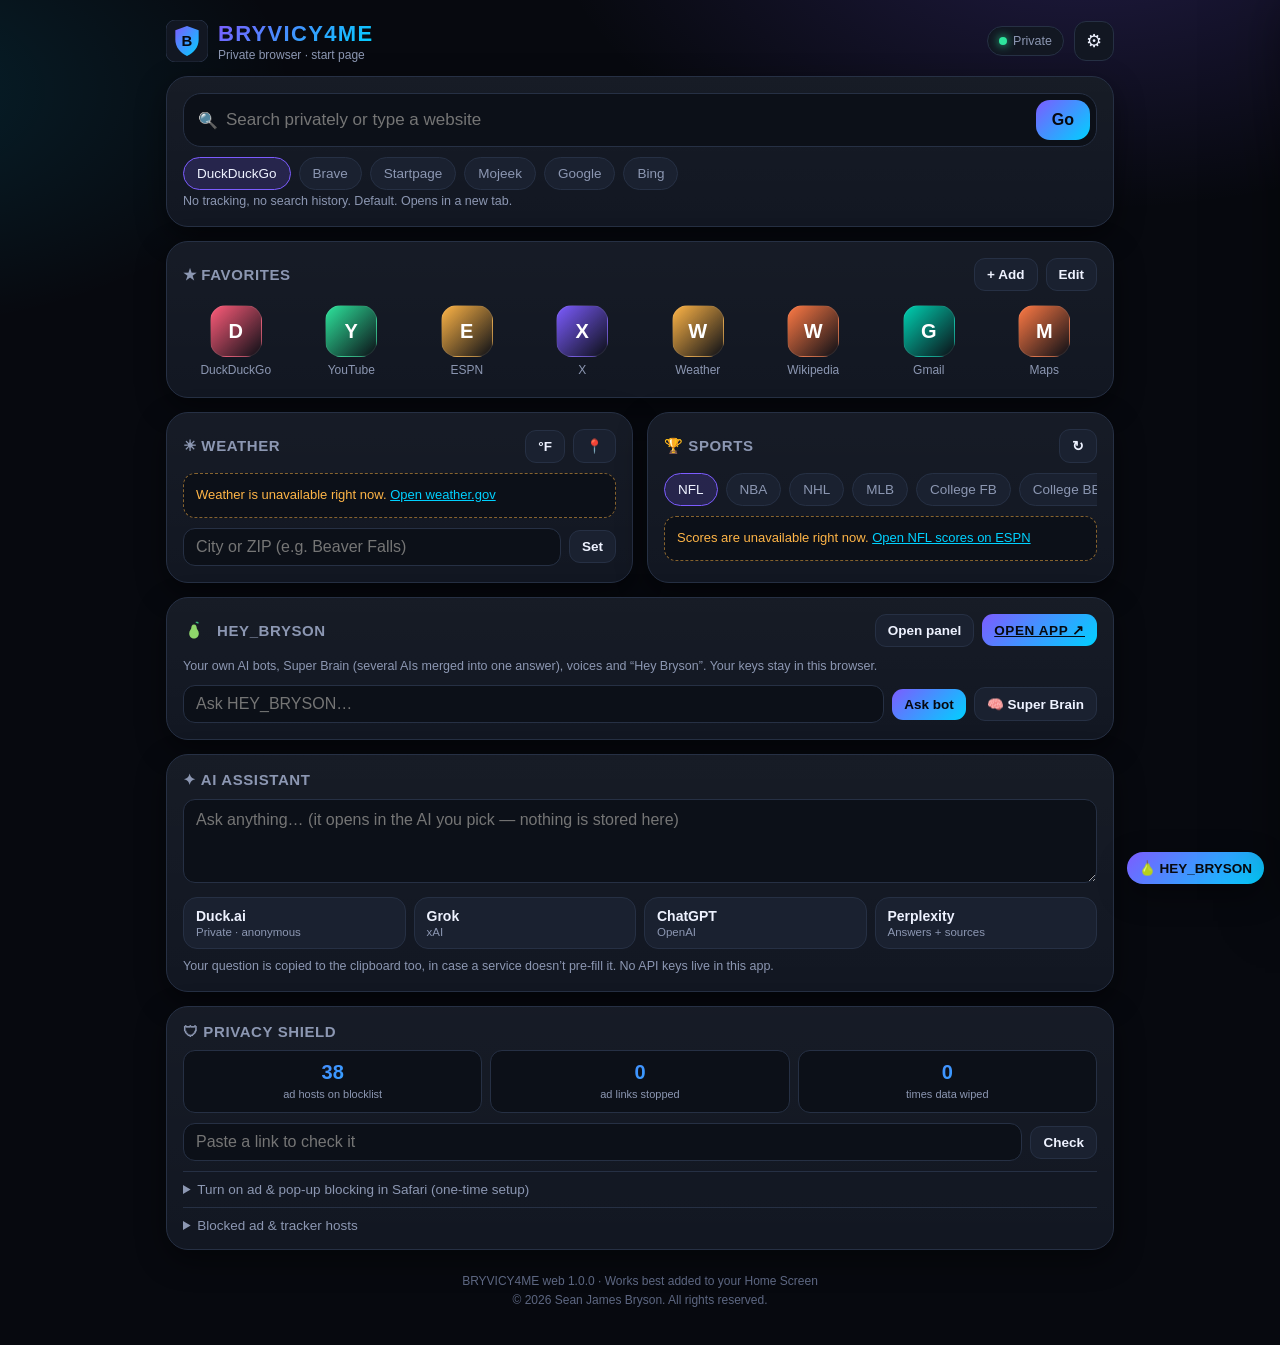
<file: index.html>
<!DOCTYPE html>
<html lang="en">
<head>
<meta charset="utf-8">
<meta name="viewport" content="width=device-width, initial-scale=1, viewport-fit=cover">
<title>BRYVICY4ME</title>
<meta name="description" content="BRYVICY4ME – private browsing start page with privacy search, weather, sports and AI hand-off.">
<meta name="apple-mobile-web-app-capable" content="yes">
<meta name="mobile-web-app-capable" content="yes">
<meta name="apple-mobile-web-app-title" content="BRYVICY4ME">
<meta name="apple-mobile-web-app-status-bar-style" content="black-translucent">
<meta name="application-name" content="BRYVICY4ME">
<meta name="theme-color" content="#07090F">
<meta name="color-scheme" content="dark">
<meta name="referrer" content="no-referrer">
<link id="favicon" rel="icon" type="image/svg+xml" href="data:image/svg+xml,%3Csvg xmlns='http://www.w3.org/2000/svg' viewBox='0 0 180 180'%3E%3Cdefs%3E%3ClinearGradient id='g' x1='0' y1='0' x2='1' y2='1'%3E%3Cstop offset='0' stop-color='%237C5CFF'/%3E%3Cstop offset='1' stop-color='%2300D1FF'/%3E%3C/linearGradient%3E%3C/defs%3E%3Crect width='180' height='180' rx='40' fill='%2307090F'/%3E%3Cpath d='M90 26l50 18v40c0 34-22 58-50 70-28-12-50-36-50-70V44z' fill='url(%23g)'/%3E%3Ctext x='90' y='112' font-family='Arial,Helvetica,sans-serif' font-size='64' font-weight='900' text-anchor='middle' fill='%2307090F'%3EB%3C/text%3E%3C/svg%3E">
<link id="touchicon" rel="apple-touch-icon" href="data:image/svg+xml,%3Csvg xmlns='http://www.w3.org/2000/svg' viewBox='0 0 180 180'%3E%3Cdefs%3E%3ClinearGradient id='g' x1='0' y1='0' x2='1' y2='1'%3E%3Cstop offset='0' stop-color='%237C5CFF'/%3E%3Cstop offset='1' stop-color='%2300D1FF'/%3E%3C/linearGradient%3E%3C/defs%3E%3Crect width='180' height='180' fill='%2307090F'/%3E%3Cpath d='M90 26l50 18v40c0 34-22 58-50 70-28-12-50-36-50-70V44z' fill='url(%23g)'/%3E%3Ctext x='90' y='112' font-family='Arial,Helvetica,sans-serif' font-size='64' font-weight='900' text-anchor='middle' fill='%2307090F'%3EB%3C/text%3E%3C/svg%3E">
<style>
/* ── Design system (BRYVICY4ME dark) ─────────────────────────── */
:root{
  --bg:#07090F; --bg2:#0C1018; --surface:#121722; --surface2:#1A2130; --stroke:#263044;
  --text:#EEF2FF; --muted:#8C97B2; --dim:#5D6782;
  --accent:#7C5CFF; --accent2:#00D1FF; --good:#2EE59D; --warn:#FFB547; --bad:#FF5C7A;
  --grad:linear-gradient(135deg,var(--accent),var(--accent2));
  --r-lg:22px; --r-md:16px; --r-sm:12px;
  --shadow:0 10px 30px rgba(0,0,0,.45);
  --font:-apple-system,BlinkMacSystemFont,"SF Pro Text","Segoe UI",Roboto,Helvetica,Arial,sans-serif;
}
*{box-sizing:border-box;-webkit-tap-highlight-color:transparent}
html,body{margin:0;background:var(--bg);color:var(--text);font-family:var(--font);}
body{min-height:100vh;padding:env(safe-area-inset-top) env(safe-area-inset-right) env(safe-area-inset-bottom) env(safe-area-inset-left);
  background:radial-gradient(900px 500px at 85% -10%,rgba(124,92,255,.22),transparent 60%),radial-gradient(700px 400px at -10% 10%,rgba(0,209,255,.12),transparent 60%),var(--bg);background-attachment:fixed}
button,input,select,textarea{font:inherit;color:inherit}
button{cursor:pointer}
a{color:var(--accent2)}
.wrap{max-width:980px;margin:0 auto;padding:14px 16px 28px}
/* header */
header{display:flex;align-items:center;gap:10px;padding:6px 0 14px;min-width:0}
header>div:nth-child(2){min-width:0}
@media(max-width:360px){.brand{font-size:19px}.tag{display:none}}
.logo{width:42px;height:42px;flex:none}
.brand{font-weight:900;letter-spacing:.06em;font-size:22px;background:var(--grad);-webkit-background-clip:text;background-clip:text;color:transparent}
.tag{font-size:12px;color:var(--muted);margin-top:1px}
.hgrow{flex:1}
.pill{display:inline-flex;align-items:center;gap:6px;padding:7px 11px;border-radius:999px;background:var(--surface);border:1px solid var(--stroke);font-size:12.5px;color:var(--muted);white-space:nowrap}
.pill.warn .dot{background:var(--warn);box-shadow:0 0 10px var(--warn)}
.pill .dot{width:8px;height:8px;border-radius:50%;background:var(--good);box-shadow:0 0 10px var(--good)}
.iconbtn{width:40px;height:40px;border-radius:12px;border:1px solid var(--stroke);background:var(--surface);display:grid;place-items:center;font-size:18px}
/* cards */
.card{background:linear-gradient(180deg,rgba(255,255,255,.02),transparent),var(--surface);border:1px solid var(--stroke);border-radius:var(--r-lg);padding:16px;box-shadow:var(--shadow)}
.card h2{margin:0 0 10px;font-size:15px;letter-spacing:.04em;text-transform:uppercase;color:var(--muted);display:flex;align-items:center;gap:8px}
.card h2 .sp{flex:1}
.grid{display:grid;gap:14px;grid-template-columns:minmax(0,1fr)}
.card{min-width:0}
@media(min-width:760px){.grid{grid-template-columns:minmax(0,1fr) minmax(0,1fr)}.span2{grid-column:span 2}}
/* search */
.search{display:flex;align-items:center;gap:8px;background:var(--bg2);border:1px solid var(--stroke);border-radius:18px;padding:6px 6px 6px 14px}
.search:focus-within{border-color:var(--accent);box-shadow:0 0 0 3px rgba(124,92,255,.25)}
.search input{flex:1;min-width:0;background:transparent;border:0;outline:0;font-size:17px;padding:10px 0}
.btn{border:0;border-radius:14px;padding:11px 16px;font-weight:700;background:var(--grad);color:#07090F}
.btn.ghost{background:var(--surface2);color:var(--text);border:1px solid var(--stroke);font-weight:600}
.btn.sm{padding:8px 12px;font-size:13.5px;border-radius:11px}
.btn.danger{background:rgba(255,92,122,.15);color:var(--bad);border:1px solid rgba(255,92,122,.4)}
.row{display:flex;gap:8px;flex-wrap:wrap;align-items:center}
.chips{display:flex;gap:8px;overflow-x:auto;padding:10px 0 2px;scrollbar-width:none}
.chips::-webkit-scrollbar{display:none}
.chip{flex:none;border:1px solid var(--stroke);background:var(--surface2);border-radius:999px;padding:8px 13px;font-size:13.5px;color:var(--muted)}
.chip.on{background:rgba(124,92,255,.18);border-color:var(--accent);color:var(--text)}
.note{font-size:12.5px;color:var(--muted);line-height:1.45}
.toggle{display:flex;align-items:center;justify-content:space-between;gap:12px;padding:10px 0;border-top:1px solid var(--stroke)}
.toggle:first-of-type{border-top:0}
.toggle b{font-weight:600;font-size:14.5px}
.toggle small{display:block;color:var(--muted);font-size:12px;margin-top:2px}
.sw{position:relative;width:50px;height:30px;flex:none}
.sw input{opacity:0;width:100%;height:100%;margin:0;position:absolute;inset:0;cursor:pointer;z-index:1}
.sw span{position:absolute;inset:0;border-radius:999px;background:var(--surface2);border:1px solid var(--stroke);transition:.2s}
.sw span:after{content:"";position:absolute;top:3px;left:3px;width:22px;height:22px;border-radius:50%;background:#fff;transition:.2s}
.sw input:checked+span{background:var(--accent);border-color:var(--accent)}
.sw input:checked+span:after{transform:translateX(20px)}
/* favorites */
.favs{display:grid;grid-template-columns:repeat(4,1fr);gap:10px}
@media(min-width:760px){.favs{grid-template-columns:repeat(8,1fr)}}
.fav{position:relative;display:flex;flex-direction:column;align-items:center;gap:6px;border:0;background:none;padding:4px 0;font-size:12px;color:var(--muted);min-width:0}
.fav .ic{width:52px;height:52px;border-radius:16px;display:grid;place-items:center;font-weight:800;font-size:20px;color:#fff;border:1px solid rgba(255,255,255,.08)}
.fav .nm{max-width:100%;overflow:hidden;text-overflow:ellipsis;white-space:nowrap}
.fav .x{position:absolute;top:-2px;right:6px;width:20px;height:20px;border-radius:50%;background:var(--bad);color:#fff;font-size:12px;line-height:20px;display:none;border:0;padding:0}
.editing .fav .x{display:block}
/* weather */
.wx-now{display:flex;align-items:center;gap:14px}
.wx-ic{font-size:46px;line-height:1}
.wx-t{font-size:42px;font-weight:800;letter-spacing:-.02em}
.wx-d{color:var(--muted);font-size:13.5px}
.wx-days{display:grid;grid-template-columns:repeat(5,1fr);gap:6px;margin-top:12px}
.wx-day{background:var(--bg2);border:1px solid var(--stroke);border-radius:12px;padding:8px 4px;text-align:center;font-size:12px;color:var(--muted)}
.wx-day b{display:block;color:var(--text);font-size:13px}
.wx-day .e{font-size:20px;margin:3px 0}
.field{flex:1;min-width:0;background:var(--bg2);border:1px solid var(--stroke);border-radius:12px;padding:9px 12px;outline:0}
.field:focus{border-color:var(--accent)}
.msg{padding:12px;border-radius:12px;background:var(--bg2);border:1px dashed var(--stroke);color:var(--muted);font-size:13px;line-height:1.45}
.msg.err{border-color:rgba(255,181,71,.5);color:var(--warn)}
/* sports */
.games{display:flex;flex-direction:column;gap:8px;max-height:360px;overflow:auto;margin-top:8px}
.game{display:grid;grid-template-columns:1fr auto;gap:4px 10px;background:var(--bg2);border:1px solid var(--stroke);border-radius:12px;padding:9px 12px;font-size:14px;text-decoration:none;color:var(--text)}
.game .tm{display:flex;align-items:center;gap:8px;min-width:0}
.game .tm span{overflow:hidden;text-overflow:ellipsis;white-space:nowrap}
.game .sc{font-weight:800;text-align:right}
.game .st{grid-column:span 2;font-size:12px;color:var(--muted)}
.game .st.live{color:var(--bad);font-weight:700}
.game img{width:20px;height:20px;object-fit:contain}
.game.pgh{border-color:rgba(255,181,71,.55)}
/* AI */
textarea.field{width:100%;min-height:84px;resize:vertical;line-height:1.4}
.ai-grid{display:grid;grid-template-columns:repeat(2,1fr);gap:8px;margin-top:10px}
@media(min-width:760px){.ai-grid{grid-template-columns:repeat(4,1fr)}}
.ai{display:flex;flex-direction:column;gap:2px;align-items:flex-start;text-align:left;border:1px solid var(--stroke);background:var(--surface2);border-radius:14px;padding:10px 12px}
.ai b{font-size:14px}.ai small{font-size:11.5px;color:var(--muted)}
/* shield / checker */
.stat{display:grid;grid-template-columns:repeat(3,1fr);gap:8px;margin-bottom:10px}
.stat div{background:var(--bg2);border:1px solid var(--stroke);border-radius:12px;padding:10px;text-align:center}
.stat b{display:block;font-size:20px;background:var(--grad);-webkit-background-clip:text;background-clip:text;color:transparent}
.stat small{font-size:11px;color:var(--muted)}
details{border-top:1px solid var(--stroke);padding-top:10px;margin-top:10px}
summary{cursor:pointer;color:var(--muted);font-size:13.5px}
.hosts{display:flex;flex-wrap:wrap;gap:6px;margin-top:8px}
.hosts code{font-size:11.5px;background:var(--bg2);border:1px solid var(--stroke);border-radius:8px;padding:3px 7px;color:var(--muted)}
ol.tips{margin:8px 0 0;padding-left:20px;font-size:13px;color:var(--muted);line-height:1.6}
/* toast */
#toast{position:fixed;left:50%;bottom:calc(20px + env(safe-area-inset-bottom));transform:translate(-50%,30px);opacity:0;background:var(--surface2);border:1px solid var(--stroke);border-radius:14px;padding:11px 16px;font-size:14px;box-shadow:var(--shadow);transition:.25s;pointer-events:none;z-index:50;max-width:90vw;text-align:center}
#toast.on{opacity:1;transform:translate(-50%,0)}
/* sheet */
#sheet{position:fixed;inset:0;background:rgba(0,0,0,.6);display:none;align-items:flex-end;justify-content:center;z-index:40}
#sheet.on{display:flex}
#sheet .card{width:100%;max-width:520px;border-radius:24px 24px 0 0;padding-bottom:calc(18px + env(safe-area-inset-bottom))}
@media(min-width:760px){#sheet{align-items:center}#sheet .card{border-radius:24px}}
footer{text-align:center;color:var(--dim);font-size:12px;padding:22px 0 6px;line-height:1.6}
.hidden{display:none!important}

/* ── HEY_BRYSON integration ── */
.hey-logo{width:22px;height:22px;flex:none;vertical-align:-5px;margin-right:4px}
#heyCard .row{margin-top:10px}#heyCard .field{flex:1;min-width:180px}
#heyPanel{position:fixed;top:0;right:0;bottom:0;width:min(520px,100vw);z-index:60;background:#0f1115;border-left:1px solid #263044;box-shadow:-20px 0 60px rgba(0,0,0,.5);display:flex;flex-direction:column;transform:translateX(105%);transition:transform .25s ease}
#heyPanel.open{transform:none}
#heyPanel .hey-bar{display:flex;align-items:center;gap:8px;padding:10px 12px;border-bottom:1px solid #263044;color:#e8eaf0}
#heyPanel .hey-bar .sp{flex:1}
#heyPanel iframe{flex:1;border:0;width:100%;background:#0f1115}
#heyFab{position:fixed;right:16px;bottom:16px;z-index:59;border-radius:999px;box-shadow:0 10px 30px rgba(0,0,0,.4)}
</style>
</head>
<body>
<div class="wrap">
  <header>
    <svg class="logo" viewBox="0 0 180 180" aria-hidden="true"><defs><linearGradient id="lg" x1="0" y1="0" x2="1" y2="1"><stop offset="0" stop-color="#7C5CFF"/><stop offset="1" stop-color="#00D1FF"/></linearGradient></defs><rect width="180" height="180" rx="40" fill="#121722" stroke="#263044" stroke-width="4"/><path d="M90 26l50 18v40c0 34-22 58-50 70-28-12-50-36-50-70V44z" fill="url(#lg)"/><text x="90" y="112" font-family="Arial,Helvetica,sans-serif" font-size="64" font-weight="900" text-anchor="middle" fill="#07090F">B</text></svg>
    <div><div class="brand">BRYVICY4ME</div><div class="tag">Private browser · start page</div></div>
    <div class="hgrow"></div>
    <span class="pill" id="privPill"><span class="dot"></span><span id="privTxt">Private</span></span>
    <button class="iconbtn" id="btnSettings" aria-label="Settings">⚙︎</button>
  </header>

  <!-- SEARCH -->
  <section class="card" id="searchCard" style="margin-bottom:14px">
    <form class="search" id="searchForm" autocomplete="off">
      <span aria-hidden="true" style="color:var(--muted)">🔍</span>
      <input id="q" type="search" enterkeyhint="go" placeholder="Search privately or type a website" aria-label="Search or website" autocapitalize="off" autocorrect="off" spellcheck="false">
      <button class="btn" type="submit" id="btnGo">Go</button>
    </form>
    <div class="chips" id="engines" role="radiogroup" aria-label="Search engine"></div>
    <div class="note" id="engineNote"></div>
  </section>

  <div class="grid">
    <!-- FAVORITES -->
    <section class="card span2" id="favCard">
      <h2>★ Favorites <span class="sp"></span><button class="btn ghost sm" id="btnAddFav">+ Add</button><button class="btn ghost sm" id="btnEditFav">Edit</button></h2>
      <div class="favs" id="favs"></div>
    </section>

    <!-- WEATHER -->
    <section class="card" id="wxCard">
      <h2>☀︎ Weather <span class="sp"></span><button class="btn ghost sm" id="btnUnits">°F</button><button class="btn ghost sm" id="btnLocate" aria-label="Use my location">📍</button></h2>
      <div id="wxBody"><div class="msg">Loading weather…</div></div>
      <form class="row" id="wxForm" style="margin-top:10px">
        <input class="field" id="wxCity" placeholder="City or ZIP (e.g. Beaver Falls)" aria-label="City">
        <button class="btn ghost sm" type="submit" id="btnCity">Set</button>
      </form>
    </section>

    <!-- SPORTS -->
    <section class="card" id="spCard">
      <h2>🏆 Sports <span class="sp"></span><button class="btn ghost sm" id="btnSpRefresh" aria-label="Refresh scores">↻</button></h2>
      <div class="chips" id="leagues" style="padding-top:0"></div>
      <div class="games" id="games"><div class="msg">Loading scores…</div></div>
    </section>

    <!-- HEY_BRYSON (multi-bot AI hub, lives in /hey-bryson/) -->
    <section class="card span2" id="heyCard">
      <h2><svg class="hey-logo" viewBox="0 0 64 64" aria-hidden="true"><path d="M32 16c-6 0-8 6-8 11 0 3-6 7-6 15 0 9 7 15 14 15s14-6 14-15c0-8-6-12-6-15 0-5-2-11-8-11z" fill="#8fd66b"/><path d="M36 9c5-2 9 0 10 3-4 2-8 1-10-3z" fill="#3fbf7f"/></svg>HEY_BRYSON <span class="sp"></span><button class="btn ghost sm" type="button" id="heyPanelBtn">Open panel</button><a class="btn sm" id="heyOpen" href="hey-bryson/" target="_blank" rel="noopener">Open app ↗</a></h2>
      <div class="note">Your own AI bots, Super Brain (several AIs merged into one answer), voices and “Hey Bryson”. Your keys stay in this browser.</div>
      <form class="row" id="heyForm" autocomplete="off">
        <input class="field" id="heyQ" placeholder="Ask HEY_BRYSON…" aria-label="Ask HEY_BRYSON">
        <button class="btn sm" type="submit" id="heyAsk">Ask bot</button>
        <button class="btn ghost sm" type="button" id="heyBrain">🧠 Super Brain</button>
      </form>
    </section>
    <!-- AI ASSISTANT -->
    <section class="card span2" id="aiCard">
      <h2>✦ AI Assistant</h2>
      <textarea class="field" id="aiQ" placeholder="Ask anything… (it opens in the AI you pick — nothing is stored here)" aria-label="Ask the AI"></textarea>
      <div class="ai-grid" id="aiGrid"></div>
      <div class="note" style="margin-top:8px">Your question is copied to the clipboard too, in case a service doesn’t pre-fill it. No API keys live in this app.</div>
    </section>

    <!-- PRIVACY SHIELD -->
    <section class="card span2" id="shieldCard">
      <h2>🛡 Privacy Shield</h2>
      <div class="stat">
        <div><b id="stHosts">0</b><small>ad hosts on blocklist</small></div>
        <div><b id="stBlocked">0</b><small>ad links stopped</small></div>
        <div><b id="stCleared">0</b><small>times data wiped</small></div>
      </div>
      <form class="row" id="chkForm">
        <input class="field" id="chkUrl" placeholder="Paste a link to check it" aria-label="Link to check">
        <button class="btn ghost sm" type="submit" id="btnCheck">Check</button>
      </form>
      <div id="chkOut" class="note" style="margin-top:8px"></div>
      <details>
        <summary>Turn on ad &amp; pop-up blocking in Safari (one-time setup)</summary>
        <ol class="tips">
          <li>Settings → Apps → Safari → turn on <b>Block Pop-ups</b>.</li>
          <li>Same screen → <b>Prevent Cross-Site Tracking</b> and <b>Hide IP Address</b> (From Trackers).</li>
          <li>Install a free content blocker from the App Store (e.g. AdGuard or 1Blocker), then Settings → Apps → Safari → Extensions → turn it on.</li>
          <li>For zero history, use a <b>Private</b> tab: tap the tabs button → Private.</li>
        </ol>
      </details>
      <details>
        <summary>Blocked ad &amp; tracker hosts</summary>
        <div class="hosts" id="hosts"></div>
      </details>
    </section>
  </div>

  <footer>
    BRYVICY4ME web 1.0.0 · Works best added to your Home Screen<br>
    © 2026 Sean James Bryson. All rights reserved.
  </footer>
</div>

<!-- SETTINGS / ADD-FAV SHEET -->
<div id="heyPanel" aria-label="HEY_BRYSON panel" aria-hidden="true">
  <div class="hey-bar"><svg class="hey-logo" viewBox="0 0 64 64" aria-hidden="true"><path d="M32 16c-6 0-8 6-8 11 0 3-6 7-6 15 0 9 7 15 14 15s14-6 14-15c0-8-6-12-6-15 0-5-2-11-8-11z" fill="#8fd66b"/><path d="M36 9c5-2 9 0 10 3-4 2-8 1-10-3z" fill="#3fbf7f"/></svg><b>HEY_BRYSON</b><span class="sp"></span><a class="btn ghost sm" href="hey-bryson/" target="_blank" rel="noopener" title="Open full app">↗</a><button class="btn ghost sm" type="button" id="heyClose" aria-label="Close">✕</button></div>
  <iframe id="heyFrame" title="HEY_BRYSON" allow="microphone; clipboard-write; autoplay"></iframe>
</div>
<button class="btn sm" type="button" id="heyFab" title="Open HEY_BRYSON">🍐 HEY_BRYSON</button>
<div id="sheet" role="dialog" aria-modal="true">
  <div class="card" id="sheetCard"></div>
</div>
<div id="toast" role="status" aria-live="polite"></div>

<script>
(function(){
'use strict';
/* ── Storage (private by default: nothing personal unless opted-in) ── */
var KEY='bryvicy4me.v1';
var defaults={engine:'ddg',newTab:true,keepRecent:false,recent:[],units:'F',city:null,league:'nfl',
  favs:[{n:'DuckDuckGo',u:'https://duckduckgo.com'},{n:'YouTube',u:'https://www.youtube.com'},{n:'ESPN',u:'https://www.espn.com'},{n:'X',u:'https://x.com'},
        {n:'Weather',u:'https://www.weather.gov'},{n:'Wikipedia',u:'https://en.wikipedia.org'},{n:'Gmail',u:'https://mail.google.com'},{n:'Maps',u:'https://maps.apple.com'}],
  blocked:0,cleared:0};
var S;
function load(){try{S=Object.assign({},defaults,JSON.parse(localStorage.getItem(KEY)||'{}'));}catch(e){S=Object.assign({},defaults);}
  if(!Array.isArray(S.favs))S.favs=defaults.favs.slice(); if(!Array.isArray(S.recent))S.recent=[];}
function save(){try{localStorage.setItem(KEY,JSON.stringify(S));}catch(e){}}
load();
var $=function(id){return document.getElementById(id)};
function esc(s){return String(s==null?'':s).replace(/[&<>"']/g,function(c){return{'&':'&amp;','<':'&lt;','>':'&gt;','"':'&quot;',"'":'&#39;'}[c]})}
var tT;function toast(m){var t=$('toast');t.textContent=m;t.classList.add('on');clearTimeout(tT);tT=setTimeout(function(){t.classList.remove('on')},2600)}

/* ── AdBlocker host list (from AdBlocker.swift adHostBlocklist) ── */
var AD_HOSTS=["doubleclick.net","googlesyndication.com","googleadservices.com","googletagmanager.com","google-analytics.com","adservice.google.com",
 "facebook.net","connect.facebook.net","ads.twitter.com","ads.linkedin.com","ads.yahoo.com","adnxs.com","rubiconproject.com",
 "pubmatic.com","openx.net","criteo.com","taboola.com","outbrain.com","scorecardresearch.com","quantserve.com",
 "amazon-adsystem.com","media.net","adroll.com","moatads.com","adcolony.com","applovin.com","unityads.unity3d.com",
 "vungle.com","chartboost.com","ironsrc.com","inmobi.com","popads.net","popcash.net","propellerads.com","adcash.com",
 "exoclick.com","juicyads.com","trafficjunky.com"];
// Proper host match (exact or subdomain) – avoids the Swift `contains` false positives (e.g. "notmedia.network")
function adHost(host){host=(host||'').toLowerCase().replace(/\.$/,'');
  for(var i=0;i<AD_HOSTS.length;i++){var h=AD_HOSTS[i];if(host===h||host.slice(-(h.length+1))==='.'+h)return h;}return null;}

/* ── Search engines (privacy-first) ── */
var ENGINES={
  ddg:{n:'DuckDuckGo',u:'https://duckduckgo.com/?q=%s&kp=1',note:'No tracking, no search history. Default.'},
  brave:{n:'Brave',u:'https://search.brave.com/search?q=%s',note:'Independent index, no profiling.'},
  startpage:{n:'Startpage',u:'https://www.startpage.com/do/search?q=%s',note:'Google results without Google tracking you.'},
  mojeek:{n:'Mojeek',u:'https://www.mojeek.com/search?q=%s',note:'Own crawler, no tracking.'},
  google:{n:'Google',u:'https://www.google.com/search?q=%s',note:'Not private — Google logs searches.'},
  bing:{n:'Bing',u:'https://www.bing.com/search?q=%s',note:'Not private — Microsoft logs searches.'}
};
if(!ENGINES[S.engine])S.engine='ddg';

/* ── URL handling (mirrors ATS: HTTPS only) ── */
function toURL(input){
  var s=(input||'').trim(); if(!s)return null;
  if(/\s/.test(s))return null;
  var m=/^(https?):\/\//i.exec(s);
  var cand=m?s:'https://'+s;
  try{var u=new URL(cand);}catch(e){return null;}
  if(!/^https?:$/.test(u.protocol))return null;
  if(!m){ if(!/\.[a-z]{2,}$/i.test(u.hostname) && u.hostname!=='localhost')return null; }
  if(u.protocol==='http:'){u.protocol='https:';}
  return u;
}
function navigate(url,forceNew){
  var nt=forceNew===undefined?S.newTab:forceNew;
  if(window.__bryNav){window.__bryNav.push({url:url,newTab:nt});return;}
  if(nt){var w=window.open(url,'_blank','noopener,noreferrer'); if(!w)location.assign(url);}
  else location.assign(url);
}
function openSafe(raw,forceNew){
  var u=toURL(raw);
  if(!u){toast('That doesn’t look like a web address');return false;}
  var h=adHost(u.hostname);
  if(h){S.blocked++;save();renderStats();toast('🛡 Blocked: '+u.hostname+' is an ad/tracker host');return false;}
  navigate(u.href,forceNew);return true;
}
function doSearch(q){
  q=(q||'').trim(); if(!q){toast('Type something to search');$('q').focus();return;}
  if(S.keepRecent){S.recent=[q].concat(S.recent.filter(function(x){return x!==q})).slice(0,8);save();}
  var u=toURL(q);
  if(u){openSafe(u.href);return;}
  navigate(ENGINES[S.engine].u.replace('%s',encodeURIComponent(q)));
}
function renderEngines(){
  var h='';for(var k in ENGINES){h+='<button type="button" role="radio" class="chip'+(k===S.engine?' on':'')+'" aria-checked="'+(k===S.engine)+'" data-eng="'+k+'">'+esc(ENGINES[k].n)+'</button>';}
  $('engines').innerHTML=h; $('engineNote').textContent=ENGINES[S.engine].note+(S.newTab?' Opens in a new tab.':' Opens in this tab.');
}
$('engines').addEventListener('click',function(e){var b=e.target.closest('[data-eng]');if(!b)return;S.engine=b.getAttribute('data-eng');save();renderEngines();});
$('searchForm').addEventListener('submit',function(e){e.preventDefault();doSearch($('q').value);});

/* ── Favorites ── */
var COLORS=['#7C5CFF','#00A3FF','#FF5C7A','#2EE59D','#FFB547','#B45CFF','#00D1B2','#FF7A45'];
function favColor(n){var x=0;for(var i=0;i<n.length;i++)x=(x*31+n.charCodeAt(i))>>>0;return COLORS[x%COLORS.length]}
function renderFavs(){
  var h='';S.favs.forEach(function(f,i){var c=favColor(f.n);
    h+='<button type="button" class="fav" data-i="'+i+'" title="'+esc(f.u)+'"><span class="ic" style="background:linear-gradient(135deg,'+c+',rgba(0,0,0,.35))">'+esc((f.n[0]||'?').toUpperCase())+'</span><span class="nm">'+esc(f.n)+'</span><span class="x" data-del="'+i+'" role="button" aria-label="Remove '+esc(f.n)+'">✕</span></button>';});
  if(!S.favs.length)h='<div class="msg" style="grid-column:1/-1">No favorites yet — tap + Add.</div>';
  $('favs').innerHTML=h;
}
var editing=false;
$('favs').addEventListener('click',function(e){
  var d=e.target.closest('[data-del]');
  if(d){e.stopPropagation();var i=+d.getAttribute('data-del');var n=S.favs[i].n;S.favs.splice(i,1);save();renderFavs();toast('Removed '+n);return;}
  var b=e.target.closest('.fav');if(!b)return;
  if(editing){toast('Tap ✕ to remove, or Done');return;}
  openSafe(S.favs[+b.getAttribute('data-i')].u);
});
$('btnEditFav').addEventListener('click',function(){editing=!editing;$('favCard').classList.toggle('editing',editing);this.textContent=editing?'Done':'Edit';});
$('btnAddFav').addEventListener('click',function(){
  openSheet('<h2>Add favorite</h2><form id="favForm"><div class="row" style="flex-direction:column;align-items:stretch;gap:10px">'+
   '<input class="field" id="favName" placeholder="Name (e.g. Pirates)" maxlength="24" required>'+
   '<input class="field" id="favUrl" placeholder="Website (e.g. mlb.com/pirates)" inputmode="url" autocapitalize="off" required>'+
   '<div class="row"><button class="btn" type="submit" id="favSave">Save</button><button class="btn ghost" type="button" data-close>Cancel</button></div></div></form>');
  $('favForm').addEventListener('submit',function(e){e.preventDefault();
    var n=$('favName').value.trim(),u=toURL($('favUrl').value);
    if(!n){toast('Give it a name');return;} if(!u){toast('That website address isn’t valid');return;}
    if(adHost(u.hostname)){toast('🛡 That’s an ad/tracker host');return;}
    S.favs.push({n:n,u:u.href});save();renderFavs();closeSheet();toast('Added '+n);});
  $('favName').focus();
});

/* ── Sheet ── */
function openSheet(html){$('sheetCard').innerHTML=html;$('sheet').classList.add('on');}
function closeSheet(){$('sheet').classList.remove('on');$('sheetCard').innerHTML='';}
$('sheet').addEventListener('click',function(e){if(e.target===this||e.target.closest('[data-close]'))closeSheet();});
document.addEventListener('keydown',function(e){if(e.key==='Escape')closeSheet();});

/* ── Settings / PrivacyManager ── */
function swRow(id,title,sub,on){return '<label class="toggle"><span><b>'+title+'</b><small>'+sub+'</small></span><span class="sw"><input type="checkbox" id="'+id+'"'+(on?' checked':'')+'><span></span></span></label>';}
$('btnSettings').addEventListener('click',function(){
  var rec=S.keepRecent&&S.recent.length?'<div class="chips" id="recentChips">'+S.recent.map(function(r){return '<button type="button" class="chip" data-r="'+esc(r)+'">'+esc(r)+'</button>'}).join('')+'</div>':'';
  openSheet('<h2>Settings &amp; privacy <span class="sp"></span><button class="btn ghost sm" data-close>Close</button></h2>'+
    swRow('setNewTab','Open results in a new tab','Keeps BRYVICY4ME open behind your results',S.newTab)+
    swRow('setRecent','Remember recent searches','Off = nothing you search is saved (private)',S.keepRecent)+rec+
    '<div class="toggle"><span><b>Wipe everything</b><small>Favorites, city, searches and stats on this device</small></span><button class="btn danger sm" id="btnWipe">Wipe</button></div>'+
    '<p class="note">BRYVICY4ME has no account, no ads, no analytics and no cookies. Settings stay only on this device. Weather comes from Open-Meteo and scores from ESPN’s public feed; those requests go straight from your phone to them.</p>');
  $('setNewTab').addEventListener('change',function(){S.newTab=this.checked;save();renderEngines();toast(S.newTab?'Results open in a new tab':'Results open in this tab');});
  $('setRecent').addEventListener('change',function(){S.keepRecent=this.checked;if(!S.keepRecent)S.recent=[];save();renderPriv();toast(S.keepRecent?'Recent searches on':'Recent searches off & cleared');});
  var rc=$('recentChips');if(rc)rc.addEventListener('click',function(e){var b=e.target.closest('[data-r]');if(b){closeSheet();$('q').value=b.getAttribute('data-r');doSearch($('q').value);}});
  $('btnWipe').addEventListener('click',function(){
    var c=(S.cleared||0)+1;try{localStorage.removeItem(KEY);}catch(e){}load();S.cleared=c;save();
    renderAll();closeSheet();loadWeather();toast('🧹 Wiped — fresh start');});
});
function renderPriv(){$('privTxt').textContent=S.keepRecent?'Recents on':'Private';$('privPill').classList.toggle('warn',!!S.keepRecent);$('privPill').title=S.keepRecent?'Recent searches are saved on this device':'Nothing you search is saved';}

/* ── Privacy shield ── */
function renderStats(){$('stHosts').textContent=AD_HOSTS.length;$('stBlocked').textContent=S.blocked||0;$('stCleared').textContent=S.cleared||0;}
$('hosts').innerHTML=AD_HOSTS.map(function(h){return '<code>'+esc(h)+'</code>'}).join('');
$('chkForm').addEventListener('submit',function(e){e.preventDefault();
  var v=$('chkUrl').value,u=toURL(v),o=$('chkOut');
  if(!u){o.innerHTML='<span style="color:var(--warn)">Enter a link like example.com</span>';return;}
  var h=adHost(u.hostname);
  if(h){S.blocked++;save();renderStats();o.innerHTML='<span style="color:var(--bad)">⛔ '+esc(u.hostname)+' is on the ad/tracker blocklist ('+esc(h)+'). Don’t open it.</span>';}
  else o.innerHTML='<span style="color:var(--good)">✓ '+esc(u.hostname)+' isn’t a known ad host.</span> <button class="btn ghost sm" type="button" id="chkOpen">Open</button>';
  var b=$('chkOpen');if(b)b.addEventListener('click',function(){openSafe(u.href);});
});

/* ── Weather (Open-Meteo, no key) ── */
var WMO={0:['☀️','Clear'],1:['🌤','Mostly clear'],2:['⛅️','Partly cloudy'],3:['☁️','Cloudy'],45:['🌫','Fog'],48:['🌫','Icy fog'],
 51:['🌦','Light drizzle'],53:['🌦','Drizzle'],55:['🌧','Heavy drizzle'],56:['🌧','Freezing drizzle'],57:['🌧','Freezing drizzle'],
 61:['🌦','Light rain'],63:['🌧','Rain'],65:['🌧','Heavy rain'],66:['🌧','Freezing rain'],67:['🌧','Freezing rain'],
 71:['🌨','Light snow'],73:['🌨','Snow'],75:['❄️','Heavy snow'],77:['🌨','Snow grains'],80:['🌦','Showers'],81:['🌧','Showers'],82:['⛈','Heavy showers'],
 85:['🌨','Snow showers'],86:['❄️','Snow showers'],95:['⛈','Thunderstorm'],96:['⛈','Storm + hail'],99:['⛈','Storm + hail']};
function wmo(c){return WMO[c]||['🌡','—']}
var DEFAULT_CITY={name:'Beaver Falls, PA',lat:40.7520,lon:-80.3192};
function fetchJSON(url,ms){
  var ctl=('AbortController' in window)?new AbortController():null;
  var t=setTimeout(function(){if(ctl)ctl.abort();},ms||9000);
  return fetch(url,ctl?{signal:ctl.signal,referrerPolicy:'no-referrer',credentials:'omit'}:{}).then(function(r){clearTimeout(t);if(!r.ok)throw new Error('HTTP '+r.status);return r.json();},function(e){clearTimeout(t);throw e;});
}
function wxError(m){$('wxBody').innerHTML='<div class="msg err">'+esc(m)+' <a href="https://www.weather.gov" target="_blank" rel="noopener noreferrer">Open weather.gov</a></div>';}
var wxSeq=0;
function loadWeather(){
  var c=S.city||DEFAULT_CITY,seq=++wxSeq;$('btnUnits').textContent='°'+S.units;
  if(!navigator.onLine){wxError('You’re offline — weather will load when you reconnect.');return;}
  $('wxBody').innerHTML='<div class="msg">Loading weather for '+esc(c.name)+'…</div>';
  var u='https://api.open-meteo.com/v1/forecast?latitude='+c.lat+'&longitude='+c.lon+
   '&current=temperature_2m,apparent_temperature,relative_humidity_2m,weather_code,wind_speed_10m,is_day'+
   '&daily=weather_code,temperature_2m_max,temperature_2m_min,precipitation_probability_max&forecast_days=5&timezone=auto'+
   (S.units==='F'?'&temperature_unit=fahrenheit&wind_speed_unit=mph':'&wind_speed_unit=kmh');
  fetchJSON(u).then(function(d){ if(seq!==wxSeq)return;
    var cur=d.current,w=wmo(cur.weather_code),days='';
    for(var i=0;i<d.daily.time.length&&i<5;i++){var dw=wmo(d.daily.weather_code[i]);var dt=new Date(d.daily.time[i]+'T12:00:00');
      days+='<div class="wx-day"><b>'+(i===0?'Today':dt.toLocaleDateString(undefined,{weekday:'short'}))+'</b><div class="e">'+dw[0]+'</div>'+Math.round(d.daily.temperature_2m_max[i])+'° / '+Math.round(d.daily.temperature_2m_min[i])+'°'+(d.daily.precipitation_probability_max&&d.daily.precipitation_probability_max[i]!=null?'<br>💧'+d.daily.precipitation_probability_max[i]+'%':'')+'</div>';}
    $('wxBody').innerHTML='<div class="wx-now"><div class="wx-ic">'+(cur.weather_code<=1&&!cur.is_day?'🌙':w[0])+'</div><div><div class="wx-t">'+Math.round(cur.temperature_2m)+'°'+S.units+'</div><div class="wx-d">'+esc(c.name)+' · '+w[1]+'<br>Feels '+Math.round(cur.apparent_temperature)+'° · 💧'+cur.relative_humidity_2m+'% · 💨'+Math.round(cur.wind_speed_10m)+(S.units==='F'?' mph':' km/h')+'</div></div></div><div class="wx-days">'+days+'</div>';
  }).catch(function(){ if(seq===wxSeq)wxError('Weather is unavailable right now.');});
}
$('btnUnits').addEventListener('click',function(){S.units=S.units==='F'?'C':'F';save();loadWeather();});
$('wxForm').addEventListener('submit',function(e){e.preventDefault();var q=$('wxCity').value.trim();if(!q){toast('Type a city');return;}
  if(!navigator.onLine){toast('You’re offline');return;}
  $('wxBody').innerHTML='<div class="msg">Finding '+esc(q)+'…</div>';
  var zip=/^\d{5}$/.test(q);
  fetchJSON('https://geocoding-api.open-meteo.com/v1/search?count=1&language=en&format=json&name='+encodeURIComponent(q)+(zip?'&countryCode=US':'')).then(function(d){
    if(!d.results||!d.results.length){wxError('Couldn’t find “'+q+'”.');return;}
    var r=d.results[0];S.city={name:r.name+(r.admin1?', '+r.admin1:''),lat:r.latitude,lon:r.longitude};save();$('wxCity').value='';loadWeather();
  }).catch(function(){wxError('Couldn’t look up that city right now.');});
});
$('btnLocate').addEventListener('click',function(){
  if(!navigator.geolocation){toast('Location isn’t available — type your city');return;}
  toast('Asking for your location…');
  navigator.geolocation.getCurrentPosition(function(p){
    S.city={name:'My location',lat:+p.coords.latitude.toFixed(3),lon:+p.coords.longitude.toFixed(3)};save();loadWeather();
  },function(){toast('Location was blocked — type your city instead');},{timeout:10000,maximumAge:600000});
});

/* ── Sports (ESPN public scoreboard, no key) ── */
var LEAGUES={nfl:['NFL','football/nfl'],nba:['NBA','basketball/nba'],nhl:['NHL','hockey/nhl'],mlb:['MLB','baseball/mlb'],
  cfb:['College FB','football/college-football'],cbb:['College BB','basketball/mens-college-basketball'],mls:['MLS','soccer/usa.1']};
if(!LEAGUES[S.league])S.league='nfl';
var PGH=/pittsburgh|steelers|penguins|pirates|panthers \(pit|pitt/i;
function renderLeagues(){var h='';for(var k in LEAGUES)h+='<button type="button" class="chip'+(k===S.league?' on':'')+'" data-lg="'+k+'">'+LEAGUES[k][0]+'</button>';$('leagues').innerHTML=h;}
$('leagues').addEventListener('click',function(e){var b=e.target.closest('[data-lg]');if(!b)return;S.league=b.getAttribute('data-lg');save();renderLeagues();loadSports();});
function spError(m){var lg=LEAGUES[S.league];$('games').innerHTML='<div class="msg err">'+esc(m)+' <a href="https://www.espn.com/'+lg[1].split('/')[1]+'/scoreboard" target="_blank" rel="noopener noreferrer">Open '+lg[0]+' scores on ESPN</a></div>';}
var spSeq=0;
function loadSports(){
  var lg=LEAGUES[S.league],seq=++spSeq;
  if(!navigator.onLine){spError('You’re offline — scores will load when you reconnect.');return;}
  $('games').innerHTML='<div class="msg">Loading '+lg[0]+' scores…</div>';
  var spU='https://site.api.espn.com/apis/site/v2/sports/'+lg[1]+'/scoreboard';
  fetchJSON(spU).catch(function(){return fetchJSON(spU+'?t='+Math.floor(Date.now()/60000));}).then(function(d){ if(seq!==spSeq)return;
    var ev=(d.events||[]);
    if(!ev.length){spError('No '+lg[0]+' games scheduled today.');return;}
    var h='';ev.slice(0,30).forEach(function(e){
      var c=(e.competitions||[])[0]||{},cs=(c.competitors||[]).slice().sort(function(a,b){return a.homeAway==='away'?-1:1});
      var st=(e.status&&e.status.type)||{},state=st.state,pre=state==='pre';
      var row=function(t){var tm=t.team||{};return '<div class="tm">'+(tm.logo?'<img src="'+esc(tm.logo)+'" alt="" loading="lazy" referrerpolicy="no-referrer">':'')+'<span>'+esc(tm.shortDisplayName||tm.displayName||'TBD')+(t.records&&t.records[0]&&pre?' <small style="color:var(--dim)">'+esc(t.records[0].summary)+'</small>':'')+'</span></div><div class="sc">'+(pre?'':esc(t.score||'0'))+'</div>';};
      var link=(e.links&&e.links[0]&&e.links[0].href)||'https://www.espn.com';
      var names=cs.map(function(t){return (t.team&&t.team.displayName)||''}).join(' ');
      h+='<a class="game'+(PGH.test(names)?' pgh':'')+'" href="'+esc(link)+'" target="_blank" rel="noopener noreferrer">'+cs.map(row).join('')+'<div class="st'+(state==='in'?' live':'')+'">'+(state==='in'?'● LIVE · ':'')+esc(st.shortDetail||st.detail||'')+'</div></a>';
    });
    $('games').innerHTML=h;
  }).catch(function(){ if(seq===spSeq)spError('Scores are unavailable right now.');});
}
$('btnSpRefresh').addEventListener('click',loadSports);

/* ── AI assistant (hand-off, no keys) ── */
var AIS=[
  {k:'duck',n:'Duck.ai',s:'Private · anonymous',u:'https://duck.ai/?q=%s&ia=chat'},
  {k:'grok',n:'Grok',s:'xAI',u:'https://grok.com/?q=%s'},
  {k:'chatgpt',n:'ChatGPT',s:'OpenAI',u:'https://chatgpt.com/?q=%s'},
  {k:'perplexity',n:'Perplexity',s:'Answers + sources',u:'https://www.perplexity.ai/search?q=%s'}];
$('aiGrid').innerHTML=AIS.map(function(a){return '<button type="button" class="ai" data-ai="'+a.k+'"><b>'+a.n+'</b><small>'+a.s+'</small></button>'}).join('');
$('aiGrid').addEventListener('click',function(e){var b=e.target.closest('[data-ai]');if(!b)return;
  var a=AIS.filter(function(x){return x.k===b.getAttribute('data-ai')})[0],q=$('aiQ').value.trim();
  if(!q){toast('Type your question first');$('aiQ').focus();return;}
  try{if(navigator.clipboard&&window.isSecureContext)navigator.clipboard.writeText(q).catch(function(){});}catch(err){}
  navigate(a.u.replace('%s',encodeURIComponent(q)),true);toast('Opening '+a.n+'…');
});

/* ── Online/offline ── */
window.addEventListener('online',function(){toast('Back online');loadWeather();loadSports();});
window.addEventListener('offline',function(){toast('You’re offline');});

/* ── PNG touch icon for iOS (generated locally from the SVG) ── */
(function(){try{var img=new Image();img.onload=function(){try{var c=document.createElement('canvas');c.width=c.height=180;var x=c.getContext('2d');x.drawImage(img,0,0,180,180);$('touchicon').href=c.toDataURL('image/png');}catch(e){}};img.src=$('touchicon').href;}catch(e){}})();

function renderAll(){renderEngines();renderFavs();renderStats();renderPriv();renderLeagues();}
renderAll();loadWeather();loadSports();
window.BRY={state:function(){return S},adHost:adHost,toURL:toURL};
})();
</script>
<script>
/* ── HEY_BRYSON integration: panel + quick ask ── */
(function(){
  var APP='hey-bryson/index.html', panel=document.getElementById('heyPanel'), frame=document.getElementById('heyFrame');
  function openPanel(url){ if(url||!frame.getAttribute('src')) frame.setAttribute('src', url||APP); panel.classList.add('open'); panel.setAttribute('aria-hidden','false'); }
  function closePanel(){ panel.classList.remove('open'); panel.setAttribute('aria-hidden','true'); }
  function ask(mode){ var q=document.getElementById('heyQ').value.trim(); if(!q){ openPanel(); return; }
    openPanel(APP+'?mode='+mode+'&q='+encodeURIComponent(q)); document.getElementById('heyQ').value=''; }
  document.getElementById('heyPanelBtn').addEventListener('click',function(){ panel.classList.contains('open')?closePanel():openPanel(); });
  document.getElementById('heyFab').addEventListener('click',function(){ openPanel(); });
  document.getElementById('heyClose').addEventListener('click',closePanel);
  document.getElementById('heyForm').addEventListener('submit',function(e){ e.preventDefault(); ask('chat'); });
  document.getElementById('heyBrain').addEventListener('click',function(){ ask('brain'); });
  document.addEventListener('keydown',function(e){ if(e.key==='Escape') closePanel(); });
  window.HEY_BRYSON={open:openPanel,close:closePanel};
})();
</script>
</body>
</html>
</file>
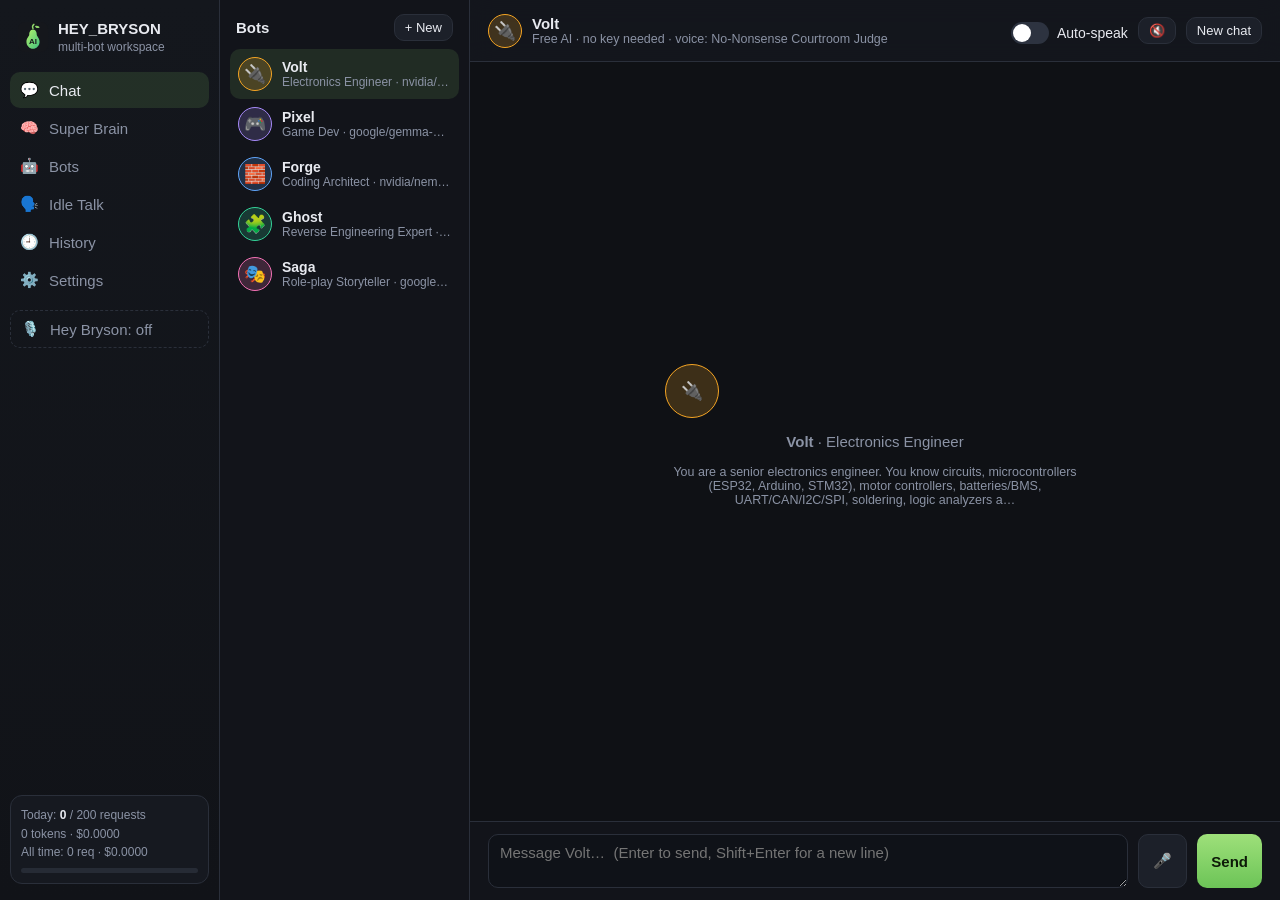
<file: hey-bryson/index.html>
<!doctype html>
<html lang="en">
<head>
<meta charset="utf-8">
<meta name="viewport" content="width=device-width, initial-scale=1, viewport-fit=cover">
<meta name="theme-color" content="#0f1115">
<title>HEY_BRYSON</title>
<link rel="icon" href="icon.svg" type="image/svg+xml">
<link rel="manifest" href="manifest.webmanifest">
<link rel="stylesheet" href="styles.css">
</head>
<body>
<div id="app">
  <aside id="sidebar">
    <div class="brand"><img src="icon.svg" alt="" width="30" height="30"><div><b>HEY_BRYSON</b><small>multi-bot workspace</small></div></div>
    <nav id="nav">
      <button data-view="chat" class="active"><span>💬</span><em>Chat</em></button>
      <button data-view="brain"><span>🧠</span><em>Super Brain</em></button>
      <button data-view="bots"><span>🤖</span><em>Bots</em></button>
      <button data-view="idle"><span>🗣️</span><em>Idle Talk</em></button>
      <button data-view="history"><span>🕘</span><em>History</em></button>
      <button data-view="settings"><span>⚙️</span><em>Settings</em></button>
      <button id="mic-toggle" class="mic" title="Turn the “Hey Bryson” wake word on or off"><span>🎙️</span><em>Hey Bryson: off</em></button>
    </nav>
    <div id="usage" class="usage" title="Usage today (resets at midnight)"></div>
  </aside>
  <main id="main">
    <div id="banner" class="banner hidden"></div>
    <section id="view-chat" class="view active"></section>
    <section id="view-brain" class="view"></section>
    <section id="view-bots" class="view"></section>
    <section id="view-idle" class="view"></section>
    <section id="view-history" class="view"></section>
    <section id="view-settings" class="view"></section>
  </main>
</div>
<div id="modal" class="modal hidden"><div class="modal-card" id="modal-card"></div></div>
<div id="toast" class="toast hidden"></div>
<div id="mic-pill" class="mic-pill hidden"></div>
<script>(function(){
/* 1) If this browser blocks storage (private mode etc.), use in-memory storage so the app still works this session. */
var ok=false;try{var t="__hb_t";localStorage.setItem(t,"1");ok=localStorage.getItem(t)==="1";localStorage.removeItem(t)}catch(e){}
if(!ok){window.__hbMemStorage=1;var mem={};var shim={getItem:function(k){return Object.prototype.hasOwnProperty.call(mem,k)?mem[k]:null},setItem:function(k,v){mem[k]=String(v)},removeItem:function(k){delete mem[k]},clear:function(){mem={}},key:function(i){return Object.keys(mem)[i]||null},get length(){return Object.keys(mem).length}};
try{Object.defineProperty(window,"localStorage",{value:shim,configurable:true})}catch(e){try{window.localStorage=shim}catch(e2){}}}
/* 2) One-tap setup link: ...#setkey=sk-or-v1-... (or ?setkey=). The link is left in the address bar on purpose so a home-screen icon made from this page keeps it. */
try{var src=location.hash+"&"+location.search;try{src=src+"&"+decodeURIComponent(decodeURIComponent(src))}catch(e){};var m=src.match(/[#?&]setkey=([^&#]+)/);if(m){var k=decodeURIComponent(m[1].replace(/\+/g," ")).replace(/[\s\u00A0\u200B-\u200D\u2060\uFEFF"'`<>]/g,"");var mm=k.match(/sk-or-v1-[A-Za-z0-9]{20,}/);if(mm){k=mm[0];var o={};try{o=JSON.parse(localStorage.getItem("pearhub.keys")||"{}")||{}}catch(e){}if(o.openrouter!==k){o.openrouter=k;localStorage.setItem("pearhub.keys",JSON.stringify(o))}window.__keyFromLink=1}}}catch(e){}
})();</script>
<script defer src="app.bundle.js"></script><!-- built from js/*.js: npx esbuild js/app.js --bundle --format=iife --outfile=app.bundle.js -->
</body>
</html>
</file>
<file: hey-bryson/styles.css>
:root{--bg:#0f1115;--panel:#161920;--panel2:#1c2029;--line:#2a2f3a;--text:#e8eaf0;--muted:#8b93a5;--accent:#8fd66b;--accent2:#3fbf7f;--danger:#ff6b6b;--warn:#ffc35c;--radius:14px;--font:-apple-system,BlinkMacSystemFont,"SF Pro Text","Inter","Segoe UI",Roboto,Helvetica,Arial,sans-serif}
*{box-sizing:border-box}
html,body{margin:0;height:100%;background:var(--bg);color:var(--text);font-family:var(--font);font-size:15px;-webkit-font-smoothing:antialiased}
button,input,select,textarea{font:inherit;color:inherit}
#app{display:flex;height:100vh;height:100dvh}
#sidebar{width:220px;flex:none;background:linear-gradient(180deg,#14171d,#111318);border-right:1px solid var(--line);display:flex;flex-direction:column;padding:16px 10px;gap:14px}
.brand{display:flex;gap:10px;align-items:center;padding:4px 8px}
.brand b{display:block;font-size:15px}.brand small{color:var(--muted);font-size:12px}
#nav{display:flex;flex-direction:column;gap:2px}
#nav button{display:flex;gap:10px;align-items:center;background:none;border:0;padding:9px 10px;border-radius:10px;cursor:pointer;text-align:left;color:var(--muted)}
#nav button em{font-style:normal}
#nav button:hover{background:var(--panel2);color:var(--text)}
#nav button.active{background:rgba(143,214,107,.13);color:var(--text)}
.usage{margin-top:auto;font-size:12px;color:var(--muted);background:var(--panel);border:1px solid var(--line);border-radius:12px;padding:10px;line-height:1.55}
.usage b{color:var(--text)}
.usage .bar{height:5px;border-radius:4px;background:#262b35;overflow:hidden;margin-top:6px}.usage .bar i{display:block;height:100%;background:linear-gradient(90deg,var(--accent),var(--accent2))}
#main{flex:1;min-width:0;min-height:0;overflow:hidden;display:flex;flex-direction:column;position:relative}
.view{display:none;flex:1;min-height:0;flex-direction:column;overflow:auto;padding:22px 26px}
.view.active{display:flex}
.view.split{padding:0;flex-direction:row;overflow:hidden}
h1{font-size:22px;margin:0 0 4px;font-weight:650;letter-spacing:-.01em}
h2{font-size:16px;margin:18px 0 8px}
.sub{color:var(--muted);margin:0 0 16px;font-size:13.5px}
.card{background:var(--panel);border:1px solid var(--line);border-radius:var(--radius);padding:16px;margin-bottom:14px}
.row{display:flex;gap:10px;align-items:center;flex-wrap:wrap}
.grow{flex:1}
label{display:block;font-size:12.5px;color:var(--muted);margin:10px 0 5px}
input[type=text],input[type=password],input[type=number],input[type=search],select,textarea{width:100%;background:#0f1218;border:1px solid var(--line);border-radius:10px;padding:9px 11px;outline:none}
input:focus,select:focus,textarea:focus{border-color:#4f8f43;box-shadow:0 0 0 3px rgba(143,214,107,.12)}
textarea{resize:vertical;min-height:70px}
.btn{background:var(--panel2);border:1px solid var(--line);border-radius:10px;padding:8px 14px;cursor:pointer;white-space:nowrap}
.btn:hover{border-color:#3a4150}
.btn.primary{background:linear-gradient(180deg,#9ee07a,#6cc457);color:#0d1a08;border:0;font-weight:600}
.btn.danger{color:var(--danger)}
.btn.small{padding:5px 10px;font-size:13px}
.btn:disabled{opacity:.5;cursor:not-allowed}
.chip{display:inline-flex;align-items:center;gap:6px;background:var(--panel2);border:1px solid var(--line);border-radius:999px;padding:4px 10px;font-size:12.5px}
.chip.on{border-color:#4f8f43;background:rgba(143,214,107,.12)}
.muted{color:var(--muted)}.small{font-size:12.5px}
.hidden{display:none!important}
.banner{background:#2a2412;border-bottom:1px solid #4a3f1c;color:#ffd98a;padding:9px 18px;font-size:13.5px}
.banner a{color:#fff}
/* chat */
.chat-side{width:250px;flex:none;border-right:1px solid var(--line);overflow:auto;padding:14px 10px;background:#12141a}
.bot-item{display:flex;gap:10px;align-items:center;padding:8px;border-radius:10px;cursor:pointer}
.bot-item:hover{background:var(--panel2)}.bot-item.active{background:rgba(143,214,107,.12)}
.bot-item .meta{min-width:0}.bot-item .meta b{display:block;font-size:14px}.bot-item .meta small{color:var(--muted);font-size:12px;display:block;white-space:nowrap;overflow:hidden;text-overflow:ellipsis}
.avatar{width:34px;height:34px;border-radius:50%;display:grid;place-items:center;font-size:18px;flex:none}
.chat-main{flex:1;display:flex;flex-direction:column;min-width:0}
.chat-head{display:flex;align-items:center;gap:10px;padding:12px 18px;border-bottom:1px solid var(--line);background:rgba(22,25,32,.7);backdrop-filter:blur(12px)}
.thread{flex:1;overflow:auto;padding:18px;display:flex;flex-direction:column;gap:14px}
.msg{display:flex;gap:10px;max-width:860px}
.msg.user{align-self:flex-end;flex-direction:row-reverse}
.bubble{background:var(--panel);border:1px solid var(--line);border-radius:16px;padding:10px 14px;min-width:0;overflow-wrap:anywhere;line-height:1.5}
.msg.user .bubble{background:linear-gradient(180deg,#2b3b25,#22301e);border-color:#3b5532}
.bubble .who{font-size:12px;color:var(--muted);margin-bottom:3px}
.bubble p{margin:.35em 0}.bubble pre{background:#0b0d11;border:1px solid var(--line);border-radius:10px;padding:10px;overflow:auto;font-size:13px}
.bubble code{font-family:ui-monospace,SFMono-Regular,Menlo,Consolas,monospace;font-size:.92em;background:#0b0d11;padding:1px 5px;border-radius:5px}
.bubble pre code{background:none;padding:0}
.bubble h3,.bubble h4{margin:.6em 0 .3em}.bubble ul,.bubble ol{margin:.3em 0;padding-left:1.3em}
.bubble.err{border-color:#5a2a2a;background:#241516;color:#ffb3b3}
.composer{display:flex;gap:10px;padding:12px 18px;border-top:1px solid var(--line);background:#12141a}
.composer textarea{min-height:46px;max-height:200px}
.typing{color:var(--muted);font-size:13px}
.empty{color:var(--muted);text-align:center;margin:auto;padding:30px;max-width:480px}
/* brain */
.answers{display:grid;grid-template-columns:repeat(auto-fill,minmax(280px,1fr));gap:12px}
.answer{background:var(--panel);border:1px solid var(--line);border-radius:var(--radius);padding:12px;max-height:340px;overflow:auto;font-size:14px}
.answer .ah{display:flex;justify-content:space-between;gap:8px;font-size:12.5px;color:var(--muted);margin-bottom:6px}
.final{border:1px solid #4f8f43;background:linear-gradient(180deg,#18221a,#151a16)}
.final .bubble{background:none;border:0;padding:0}
.member-row{display:flex;gap:8px;align-items:center;margin-bottom:6px}
.member-row select{width:150px;flex:none}
/* bots */
.bots-grid{display:grid;grid-template-columns:repeat(auto-fill,minmax(250px,1fr));gap:12px}
.bot-card{background:var(--panel);border:1px solid var(--line);border-radius:var(--radius);padding:14px;display:flex;flex-direction:column;gap:8px}
.bot-card .top{display:flex;gap:10px;align-items:center}
.bot-card p{margin:0;color:var(--muted);font-size:13px;display:-webkit-box;-webkit-line-clamp:3;-webkit-box-orient:vertical;overflow:hidden}
/* history */
.hist-item{display:flex;gap:12px;align-items:flex-start;padding:12px;border:1px solid var(--line);border-radius:12px;background:var(--panel);margin-bottom:8px;cursor:pointer}
.hist-item:hover{border-color:#3a4150}
.hist-item .t{font-weight:600}.hist-item .p{color:var(--muted);font-size:13px;margin-top:3px}
.badge{font-size:11px;padding:2px 8px;border-radius:999px;background:#262b35;color:var(--muted);text-transform:uppercase;letter-spacing:.04em}
.badge.idle{background:#2c2440;color:#c9b3ff}.badge.superbrain{background:#1f3326;color:#a9eb8b}.badge.chat{background:#1d2b3d;color:#9cc7ff}
mark{background:#6b5a12;color:#fff;border-radius:3px;padding:0 2px}
/* modal/toast */
.modal{position:fixed;inset:0;background:rgba(0,0,0,.55);display:grid;place-items:center;z-index:50;padding:16px}
.modal-card{background:var(--panel);border:1px solid var(--line);border-radius:18px;width:min(640px,100%);max-height:90vh;overflow:auto;padding:20px;box-shadow:0 30px 80px rgba(0,0,0,.5)}
.toast{position:fixed;bottom:22px;left:50%;transform:translateX(-50%);background:#232833;border:1px solid var(--line);padding:10px 16px;border-radius:12px;z-index:60;font-size:14px}
.switch{display:inline-flex;align-items:center;gap:8px;cursor:pointer;font-size:14px;color:var(--text)}
.switch input{width:38px;height:22px;appearance:none;background:#2d3340;border-radius:999px;position:relative;cursor:pointer;margin:0}
.switch input::after{content:"";position:absolute;width:18px;height:18px;left:2px;top:2px;border-radius:50%;background:#fff;transition:.15s}
.switch input:checked{background:var(--accent2)}.switch input:checked::after{left:18px}
.keyrow{display:grid;grid-template-columns:150px 1fr auto;gap:8px;align-items:center;margin-bottom:8px}
.status-dot{width:8px;height:8px;border-radius:50%;background:#555;display:inline-block}.status-dot.ok{background:var(--accent)}
details summary{cursor:pointer;color:var(--muted);font-size:13px;margin-top:8px}
/* mobile */
@media (max-width:760px){
  #app{flex-direction:column-reverse}
  #sidebar{width:100%;flex-direction:row;padding:4px 6px calc(4px + env(safe-area-inset-bottom));border-right:0;border-top:1px solid var(--line);gap:0}
  .brand,#usage{display:none}
  #nav{flex-direction:row;width:100%;justify-content:space-around}
  #nav button{flex-direction:column;gap:2px;padding:6px 4px;font-size:10.5px}
  #nav button span{font-size:19px}
  .view{padding:16px 14px}
  .chat-side{display:none}
  .chat-side.show{display:block;position:absolute;inset:0 0 0 0;z-index:5;width:100%}
  .keyrow{grid-template-columns:1fr}
  .mobile-usage{display:block!important}
}
.mobile-usage{display:none;font-size:12px}
.only-mobile{display:none}@media (max-width:760px){.only-mobile{display:inline-flex}}
.head-meta{min-width:0}.ell{white-space:nowrap;overflow:hidden;text-overflow:ellipsis}
@media (max-width:760px){.hide-mobile{display:none}.chat-head{padding:10px 12px;gap:8px}.toast{bottom:84px;max-width:90vw}.composer{padding:10px 12px}}
.row > .member-row{flex:1;margin-bottom:0}#brain-members > .row{margin-bottom:8px}
a.btn{text-decoration:none;color:var(--text);display:inline-block}
#nav button.mic{margin-top:10px;border:1px dashed var(--line)}
#nav button.mic.on{border:1px solid #4f8f43;color:var(--text);background:rgba(143,214,107,.08)}
#nav button.mic.on span{animation:pulse 1.6s infinite}
@keyframes pulse{50%{opacity:.45}}
.mic-pill{position:fixed;top:14px;left:50%;transform:translateX(-50%);background:#1d2a1a;border:1px solid #4f8f43;color:#dff5d2;padding:8px 16px;border-radius:999px;z-index:70;font-size:14px;box-shadow:0 10px 30px rgba(0,0,0,.4);max-width:90vw;white-space:nowrap;overflow:hidden;text-overflow:ellipsis}
@media (max-width:760px){#nav button.mic{margin-top:0;border:0}#nav button.mic em{font-size:0}#nav button.mic em::after{content:"Mic";font-size:10.5px}}
.ts{color:var(--muted);font-size:11.5px;white-space:nowrap}.msg.user .who{text-align:right}.hit-meta{color:#aab3c5}
/* key saving (mobile) */
.secret{-webkit-text-security:disc;text-security:disc}
.quickkey{display:flex;gap:6px;margin-top:6px;align-items:center}.quickkey input{flex:1;min-width:0}
.keys-msg{font-size:13px;color:var(--muted);margin:2px 0 8px}.keys-msg.ok{color:#8fd66b}.keys-msg.warn{color:#ffd98a}
.savebar .keys-msg{margin:0;flex:1;text-align:right}
@media (max-width:760px){
  input[type=text],input[type=password],input[type=number],input[type=search],select,textarea{font-size:16px} /* stops iPhone zooming in on tap */
  .savebar{position:sticky;bottom:-16px;background:var(--panel);padding:10px 0 12px;margin-bottom:-16px;z-index:3;border-top:1px solid var(--line)}
}
@media (max-width:760px){.toast{bottom:150px}}
.free-note{border-color:#8fd66b66;background:#8fd66b14;padding:10px 12px;margin:8px 0 12px}
</file>
